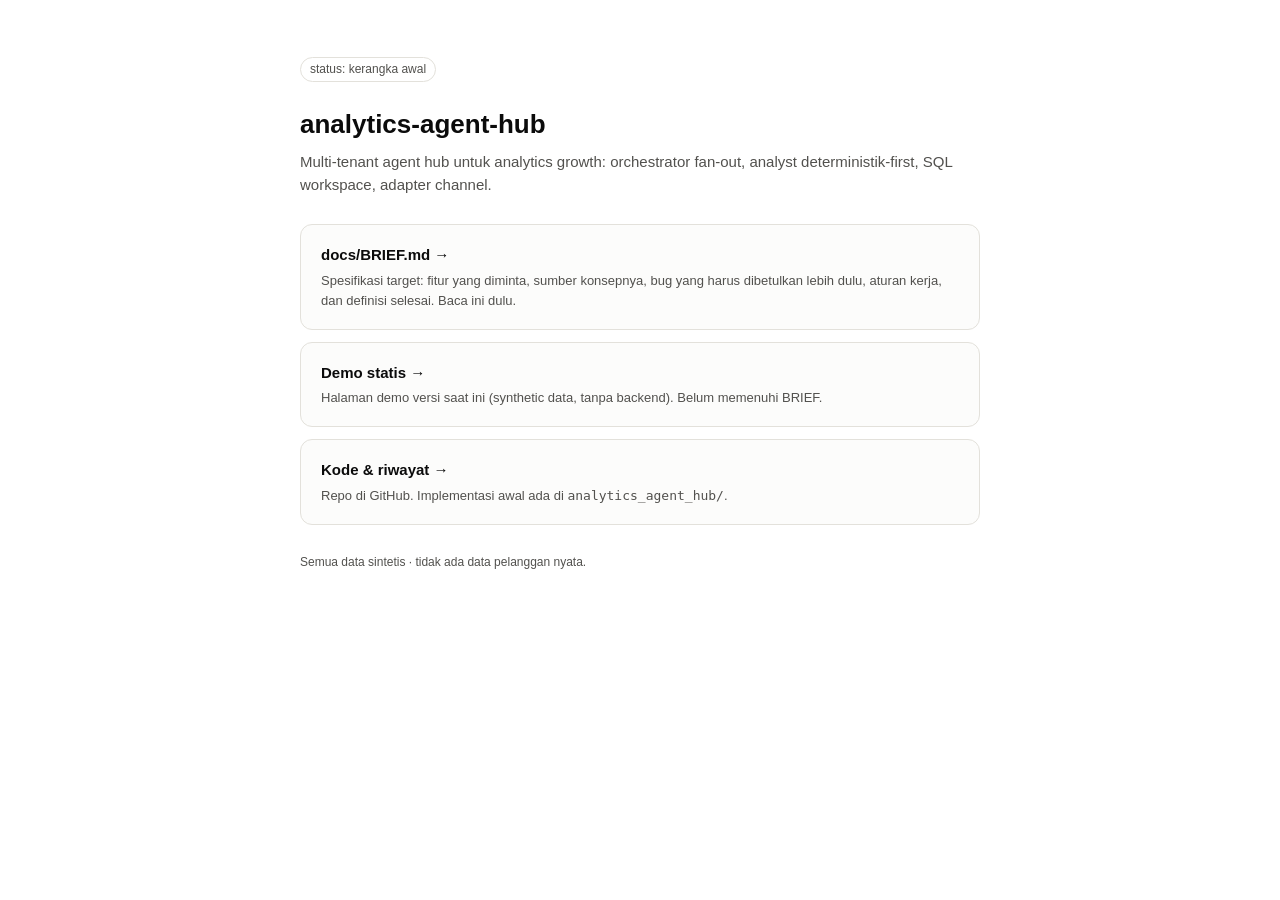
<file: docs/index.html>
<!doctype html>
<html lang="id">
<head>
<meta charset="utf-8">
<meta name="viewport" content="width=device-width, initial-scale=1">
<title>analytics-agent-hub</title>
<style>
  :root {
    color-scheme: light;
    --bg: #ffffff; --surface: #fcfcfb; --border: #e3e1db;
    --text: #0b0b0b; --muted: #52514e; --accent: #2a78d6;
  }
  @media (prefers-color-scheme: dark) {
    :root { color-scheme: dark; --bg: #111110; --surface: #1a1a19; --border: #34332e;
            --text: #ffffff; --muted: #c3c2b7; --accent: #3987e5; }
  }
  * { box-sizing: border-box; }
  body { margin: 0; background: var(--bg); color: var(--text);
         font: 15px/1.55 -apple-system, BlinkMacSystemFont, "Segoe UI", sans-serif; }
  main { max-width: 720px; margin: 0 auto; padding: 56px 20px 80px; }
  h1 { font-size: 26px; margin: 0 0 6px; }
  .sub { color: var(--muted); margin: 0 0 28px; }
  .card { display: block; background: var(--surface); border: 1px solid var(--border);
          border-radius: 12px; padding: 18px 20px; margin-bottom: 12px;
          text-decoration: none; color: inherit; }
  .card:hover { border-color: var(--accent); }
  .card h2 { font-size: 15px; margin: 0 0 4px; }
  .card p { margin: 0; color: var(--muted); font-size: 13px; }
  .badge { display: inline-block; font-size: 12px; color: var(--muted);
           border: 1px solid var(--border); border-radius: 999px; padding: 2px 9px; margin-bottom: 22px; }
  footer { color: var(--muted); font-size: 12px; margin-top: 28px; }
</style>
</head>
<body>
<main>
  <span class="badge">status: kerangka awal</span>
  <h1>analytics-agent-hub</h1>
  <p class="sub">Multi-tenant agent hub untuk analytics growth: orchestrator fan-out,
     analyst deterministik-first, SQL workspace, adapter channel.</p>

  <a class="card" href="./BRIEF.md">
    <h2>docs/BRIEF.md →</h2>
    <p>Spesifikasi target: fitur yang diminta, sumber konsepnya, bug yang harus dibetulkan
       lebih dulu, aturan kerja, dan definisi selesai. Baca ini dulu.</p>
  </a>

  <a class="card" href="./analytics-agent-hub/">
    <h2>Demo statis →</h2>
    <p>Halaman demo versi saat ini (synthetic data, tanpa backend). Belum memenuhi BRIEF.</p>
  </a>

  <a class="card" href="https://github.com/rizalmachine/analytics-agent-hub">
    <h2>Kode & riwayat →</h2>
    <p>Repo di GitHub. Implementasi awal ada di <code>analytics_agent_hub/</code>.</p>
  </a>

  <footer>Semua data sintetis · tidak ada data pelanggan nyata.</footer>
</main>
</body>
</html>
</file>
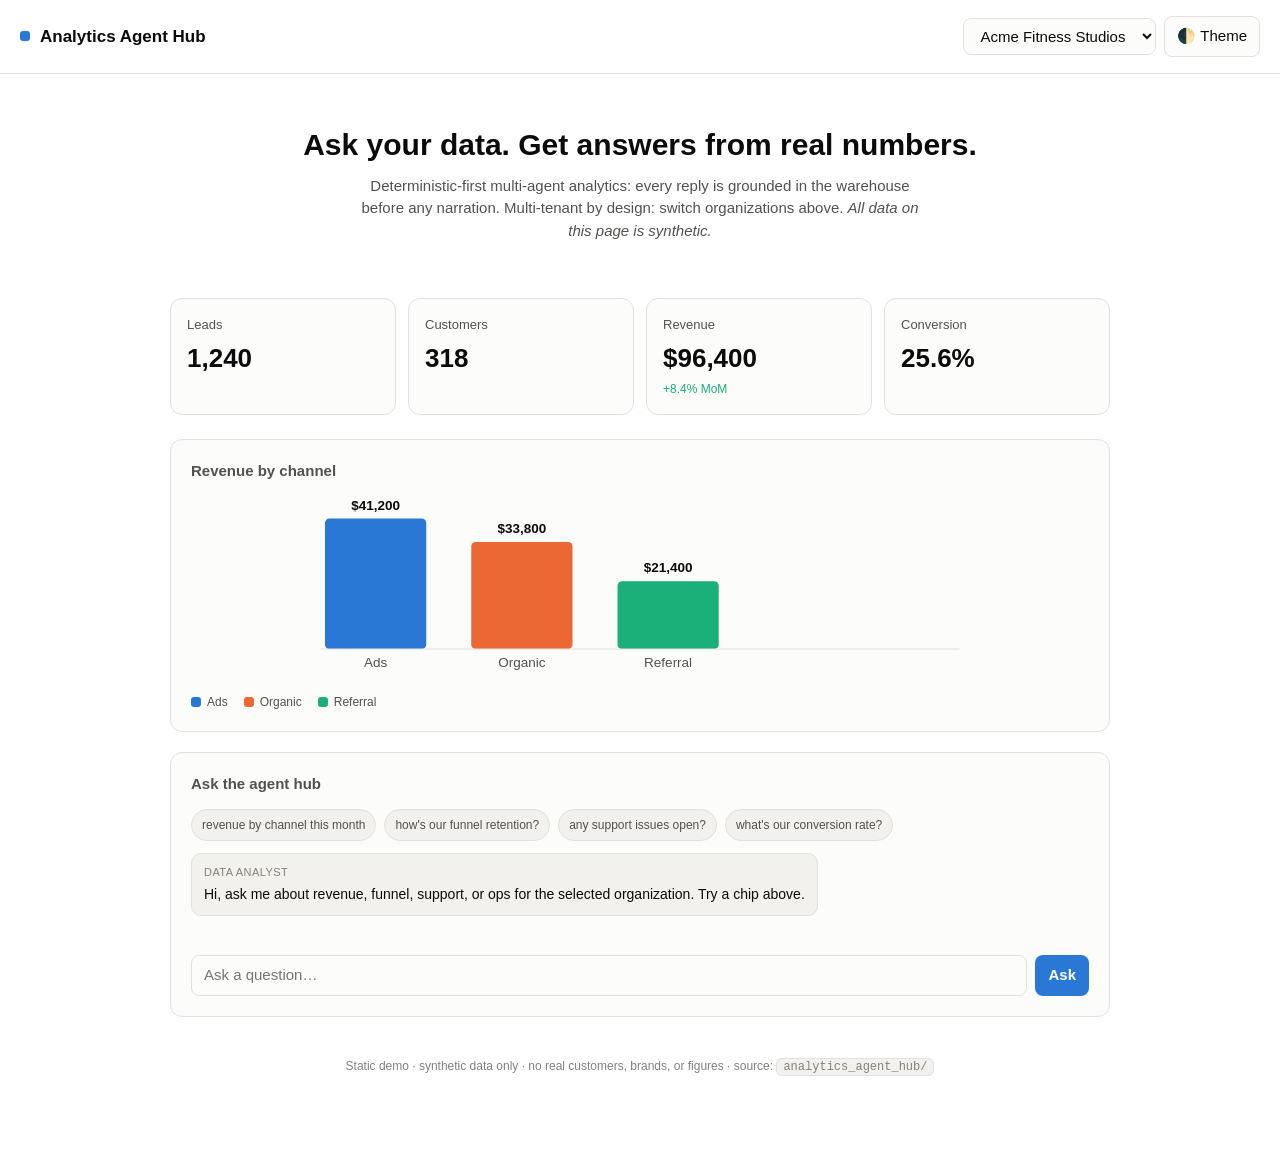
<file: docs/analytics-agent-hub/index.html>
<!doctype html>
<html lang="en">
<head>
<meta charset="utf-8">
<meta name="viewport" content="width=device-width, initial-scale=1">
<title>Analytics Agent Hub</title>
<meta name="description" content="Multi-tenant, multi-agent analytics demo, synthetic data.">
<style>
  :root {
    color-scheme: light;
    --surface-0: #ffffff;
    --surface-1: #fcfcfb;
    --surface-2: #f2f1ee;
    --border: #e3e1db;
    --text-primary: #0b0b0b;
    --text-secondary: #52514e;
    --text-muted: #83817a;
    --series-1: #2a78d6;
    --series-2: #eb6834;
    --series-3: #1baf7a;
    --good: #1baf7a;
  }
  @media (prefers-color-scheme: dark) {
    :root:not([data-theme="light"]) {
      color-scheme: dark;
      --surface-0: #111110;
      --surface-1: #1a1a19;
      --surface-2: #232320;
      --border: #34332e;
      --text-primary: #ffffff;
      --text-secondary: #c3c2b7;
      --text-muted: #8f8d82;
      --series-1: #3987e5;
      --series-2: #d95926;
      --series-3: #199e70;
    }
  }
  :root[data-theme="dark"] {
    color-scheme: dark;
    --surface-0: #111110;
    --surface-1: #1a1a19;
    --surface-2: #232320;
    --border: #34332e;
    --text-primary: #ffffff;
    --text-secondary: #c3c2b7;
    --text-muted: #8f8d82;
    --series-1: #3987e5;
    --series-2: #d95926;
    --series-3: #199e70;
  }
  * { box-sizing: border-box; }
  body {
    margin: 0;
    background: var(--surface-0);
    color: var(--text-primary);
    font: 15px/1.5 -apple-system, BlinkMacSystemFont, "Segoe UI", sans-serif;
  }
  header {
    display: flex; align-items: center; justify-content: space-between;
    padding: 16px 20px; border-bottom: 1px solid var(--border);
    flex-wrap: wrap; gap: 12px;
  }
  .brand { display: flex; align-items: center; gap: 10px; font-weight: 700; font-size: 17px; }
  .brand .dot { width: 10px; height: 10px; border-radius: 3px; background: var(--series-1); }
  .controls { display: flex; gap: 8px; align-items: center; }
  select, button, input {
    font: inherit; padding: 8px 12px; border-radius: 8px;
    border: 1px solid var(--border); background: var(--surface-1); color: var(--text-primary);
  }
  button { cursor: pointer; }
  button.primary { background: var(--series-1); color: #fff; border-color: transparent; font-weight: 600; }
  main { max-width: 980px; margin: 0 auto; padding: 28px 20px 60px; }
  .hero { text-align: center; padding: 20px 0 32px; }
  .hero h1 { font-size: 30px; margin: 0 0 8px; }
  .hero p { color: var(--text-secondary); max-width: 560px; margin: 0 auto; }
  .kpis { display: grid; grid-template-columns: repeat(auto-fit, minmax(160px,1fr)); gap: 12px; margin: 24px 0; }
  .tile {
    background: var(--surface-1); border: 1px solid var(--border); border-radius: 12px; padding: 16px;
  }
  .tile .label { color: var(--text-secondary); font-size: 13px; }
  .tile .value { font-size: 26px; font-weight: 700; margin-top: 4px; }
  .tile .delta { font-size: 12px; color: var(--good); margin-top: 2px; }
  section.card {
    background: var(--surface-1); border: 1px solid var(--border); border-radius: 12px;
    padding: 20px; margin-bottom: 20px;
  }
  section.card h2 { font-size: 15px; margin: 0 0 14px; color: var(--text-secondary); font-weight: 600; }
  .legend { display: flex; gap: 16px; margin-top: 10px; flex-wrap: wrap; }
  .legend span { display: inline-flex; align-items: center; gap: 6px; font-size: 12px; color: var(--text-secondary); }
  .legend i { width: 10px; height: 10px; border-radius: 3px; display: inline-block; }
  .chat-log { display: flex; flex-direction: column; gap: 10px; min-height: 90px; }
  .msg { max-width: 80%; padding: 10px 12px; border-radius: 10px; font-size: 14px; }
  .msg.user { align-self: flex-end; background: var(--series-1); color: #fff; }
  .msg.agent { align-self: flex-start; background: var(--surface-2); border: 1px solid var(--border); }
  .msg.agent .role { font-size: 11px; color: var(--text-muted); margin-bottom: 3px; text-transform: uppercase; letter-spacing: .04em; }
  .chips { display: flex; gap: 8px; flex-wrap: wrap; margin: 12px 0; }
  .chip {
    font-size: 12px; padding: 6px 10px; border-radius: 999px; border: 1px solid var(--border);
    background: var(--surface-2); cursor: pointer; color: var(--text-secondary);
  }
  .chip:hover { border-color: var(--series-1); color: var(--text-primary); }
  form.ask { display: flex; gap: 8px; margin-top: 12px; }
  form.ask input { flex: 1; }
  footer { text-align: center; color: var(--text-muted); font-size: 12px; padding: 20px; }
  code.badge { background: var(--surface-2); border: 1px solid var(--border); padding: 1px 6px; border-radius: 6px; }
</style>
</head>
<body>
<header>
  <div class="brand"><span class="dot"></span> Analytics Agent Hub</div>
  <div class="controls">
    <select id="orgSelect"></select>
    <button id="themeToggle">🌓 Theme</button>
  </div>
</header>

<main>
  <div class="hero">
    <h1>Ask your data. Get answers from real numbers.</h1>
    <p>Deterministic-first multi-agent analytics: every reply is grounded in the
      warehouse before any narration. Multi-tenant by design: switch organizations above.
      <em>All data on this page is synthetic.</em></p>
  </div>

  <div class="kpis" id="kpis"></div>

  <section class="card">
    <h2>Revenue by channel</h2>
    <svg id="chart" width="100%" height="180" role="img" aria-label="Revenue by acquisition channel"></svg>
    <div class="legend" id="legend"></div>
  </section>

  <section class="card">
    <h2>Ask the agent hub</h2>
    <div class="chips">
      <span class="chip" data-q="revenue by channel this month">revenue by channel this month</span>
      <span class="chip" data-q="how's our funnel retention?">how's our funnel retention?</span>
      <span class="chip" data-q="any support issues open?">any support issues open?</span>
      <span class="chip" data-q="what's our conversion rate?">what's our conversion rate?</span>
    </div>
    <div class="chat-log" id="chatLog"></div>
    <form class="ask" id="askForm">
      <input id="askInput" placeholder="Ask a question…" autocomplete="off">
      <button class="primary" type="submit">Ask</button>
    </form>
  </section>

  <footer>
    Static demo · synthetic data only · no real customers, brands, or figures ·
    source: <code class="badge">analytics_agent_hub/</code>
  </footer>
</main>

<script>
// ---- synthetic per-org datasets (embedded, no backend) --------------------
const ORGS = {
  acme: {
    name: "Acme Fitness Studios",
    leads: 1240, customers: 318, revenue: 96400, momDelta: "+8.4% MoM",
    channels: [["Ads", 41200], ["Organic", 33800], ["Referral", 21400]],
  },
  northwind: {
    name: "Northwind Retail",
    leads: 2870, customers: 601, revenue: 214300, momDelta: "+3.1% MoM",
    channels: [["Ads", 98200], ["Organic", 71100], ["Referral", 45000]],
  },
  blueocean: {
    name: "Blue Ocean SaaS Co.",
    leads: 640, customers: 205, revenue: 154900, momDelta: "+12.7% MoM",
    channels: [["Ads", 52000], ["Organic", 66900], ["Referral", 36000]],
  },
};

const AGENTS = [
  { id: "da", role: "Data Analyst", kw: ["revenue","lead","conversion","kpi","metric","channel"] },
  { id: "gm", role: "Growth Manager", kw: ["funnel","retention","experiment","cac","growth"] },
  { id: "sup", role: "Support Agent", kw: ["help","issue","problem","support","error"] },
  { id: "ops", role: "Ops Agent", kw: ["schedule","capacity","process","sla"] },
];

let currentOrg = "acme";
const COLORS = ["var(--series-1)", "var(--series-2)", "var(--series-3)"];

function fmtUSD(n) { return "$" + n.toLocaleString("en-US"); }

function renderKpis() {
  const o = ORGS[currentOrg];
  const conv = ((o.customers / o.leads) * 100).toFixed(1) + "%";
  const data = [
    ["Leads", o.leads.toLocaleString()],
    ["Customers", o.customers.toLocaleString()],
    ["Revenue", fmtUSD(o.revenue)],
    ["Conversion", conv],
  ];
  document.getElementById("kpis").innerHTML = data.map(([label, value], i) => `
    <div class="tile">
      <div class="label">${label}</div>
      <div class="value">${value}</div>
      ${i === 2 ? `<div class="delta">${o.momDelta}</div>` : ""}
    </div>`).join("");
}

function renderChart() {
  const o = ORGS[currentOrg];
  const max = Math.max(...o.channels.map(c => c[1]));
  const w = 600, h = 160, barW = 90, gap = 40, base = h - 24;
  let bars = "", labels = "";
  o.channels.forEach(([name, val], i) => {
    const x = 20 + i * (barW + gap);
    const barH = (val / max) * (base - 20);
    const y = base - barH;
    bars += `<rect x="${x}" y="${y}" width="${barW}" height="${barH}" rx="4"
                fill="${COLORS[i]}"></rect>
              <text x="${x + barW/2}" y="${y - 8}" text-anchor="middle"
                fill="var(--text-primary)" font-size="12" font-weight="600">${fmtUSD(val)}</text>`;
    labels += `<text x="${x + barW/2}" y="${base + 16}" text-anchor="middle"
                fill="var(--text-secondary)" font-size="12">${name}</text>`;
  });
  document.getElementById("chart").setAttribute("viewBox", `0 0 ${w} ${h}`);
  document.getElementById("chart").innerHTML = bars + labels +
    `<line x1="16" y1="${base}" x2="${w-16}" y2="${base}" stroke="var(--border)"></line>`;
  document.getElementById("legend").innerHTML = o.channels.map(([name], i) =>
    `<span><i style="background:${COLORS[i]}"></i>${name}</span>`).join("");
}

function scoreAgent(q) {
  const text = q.toLowerCase();
  let best = null, bestScore = 0;
  for (const a of AGENTS) {
    const score = a.kw.reduce((s, k) => s + (text.includes(k) ? 1 : 0), 0);
    if (score > bestScore) { best = a; bestScore = score; }
  }
  return best || AGENTS[0];
}

function addMsg(role, text, isUser) {
  const log = document.getElementById("chatLog");
  const div = document.createElement("div");
  div.className = "msg " + (isUser ? "user" : "agent");
  div.innerHTML = isUser ? text : `<div class="role">${role}</div>${text}`;
  log.appendChild(div);
  log.scrollTop = log.scrollHeight;
}

function ask(question) {
  addMsg(null, question, true);
  const o = ORGS[currentOrg];
  const agent = scoreAgent(question);
  let reply;
  if (agent.id === "da") {
    const conv = ((o.customers / o.leads) * 100).toFixed(1);
    reply = `Real numbers for <b>${o.name}</b>: ${o.leads.toLocaleString()} leads,
      ${fmtUSD(o.revenue)} revenue, ${conv}% conversion. Top channel:
      ${o.channels.slice().sort((a,b)=>b[1]-a[1])[0][0]}.`;
  } else if (agent.id === "gm") {
    reply = `Funnel view for ${o.name}: ${o.customers} of ${o.leads} leads converted.
      Suggest an experiment on the lowest channel to lift retention.`;
  } else if (agent.id === "sup") {
    reply = `No open support tickets flagged for ${o.name} in this demo dataset.`;
  } else {
    reply = `Ops snapshot for ${o.name}: pipelines nominal, no SLA breaches in this demo dataset.`;
  }
  setTimeout(() => addMsg(agent.role, reply, false), 250);
}

document.getElementById("askForm").addEventListener("submit", (e) => {
  e.preventDefault();
  const input = document.getElementById("askInput");
  if (!input.value.trim()) return;
  ask(input.value.trim());
  input.value = "";
});
document.querySelectorAll(".chip").forEach(chip =>
  chip.addEventListener("click", () => ask(chip.dataset.q)));

const orgSelect = document.getElementById("orgSelect");
orgSelect.innerHTML = Object.entries(ORGS).map(([id, o]) =>
  `<option value="${id}">${o.name}</option>`).join("");
orgSelect.addEventListener("change", () => {
  currentOrg = orgSelect.value;
  renderKpis(); renderChart();
  document.getElementById("chatLog").innerHTML = "";
});

document.getElementById("themeToggle").addEventListener("click", () => {
  const cur = document.documentElement.getAttribute("data-theme");
  document.documentElement.setAttribute("data-theme", cur === "dark" ? "light" : "dark");
});

renderKpis();
renderChart();
addMsg("Data Analyst", `Hi, ask me about revenue, funnel, support, or ops for the
  selected organization. Try a chip above.`, false);
</script>
</body>
</html>
</file>
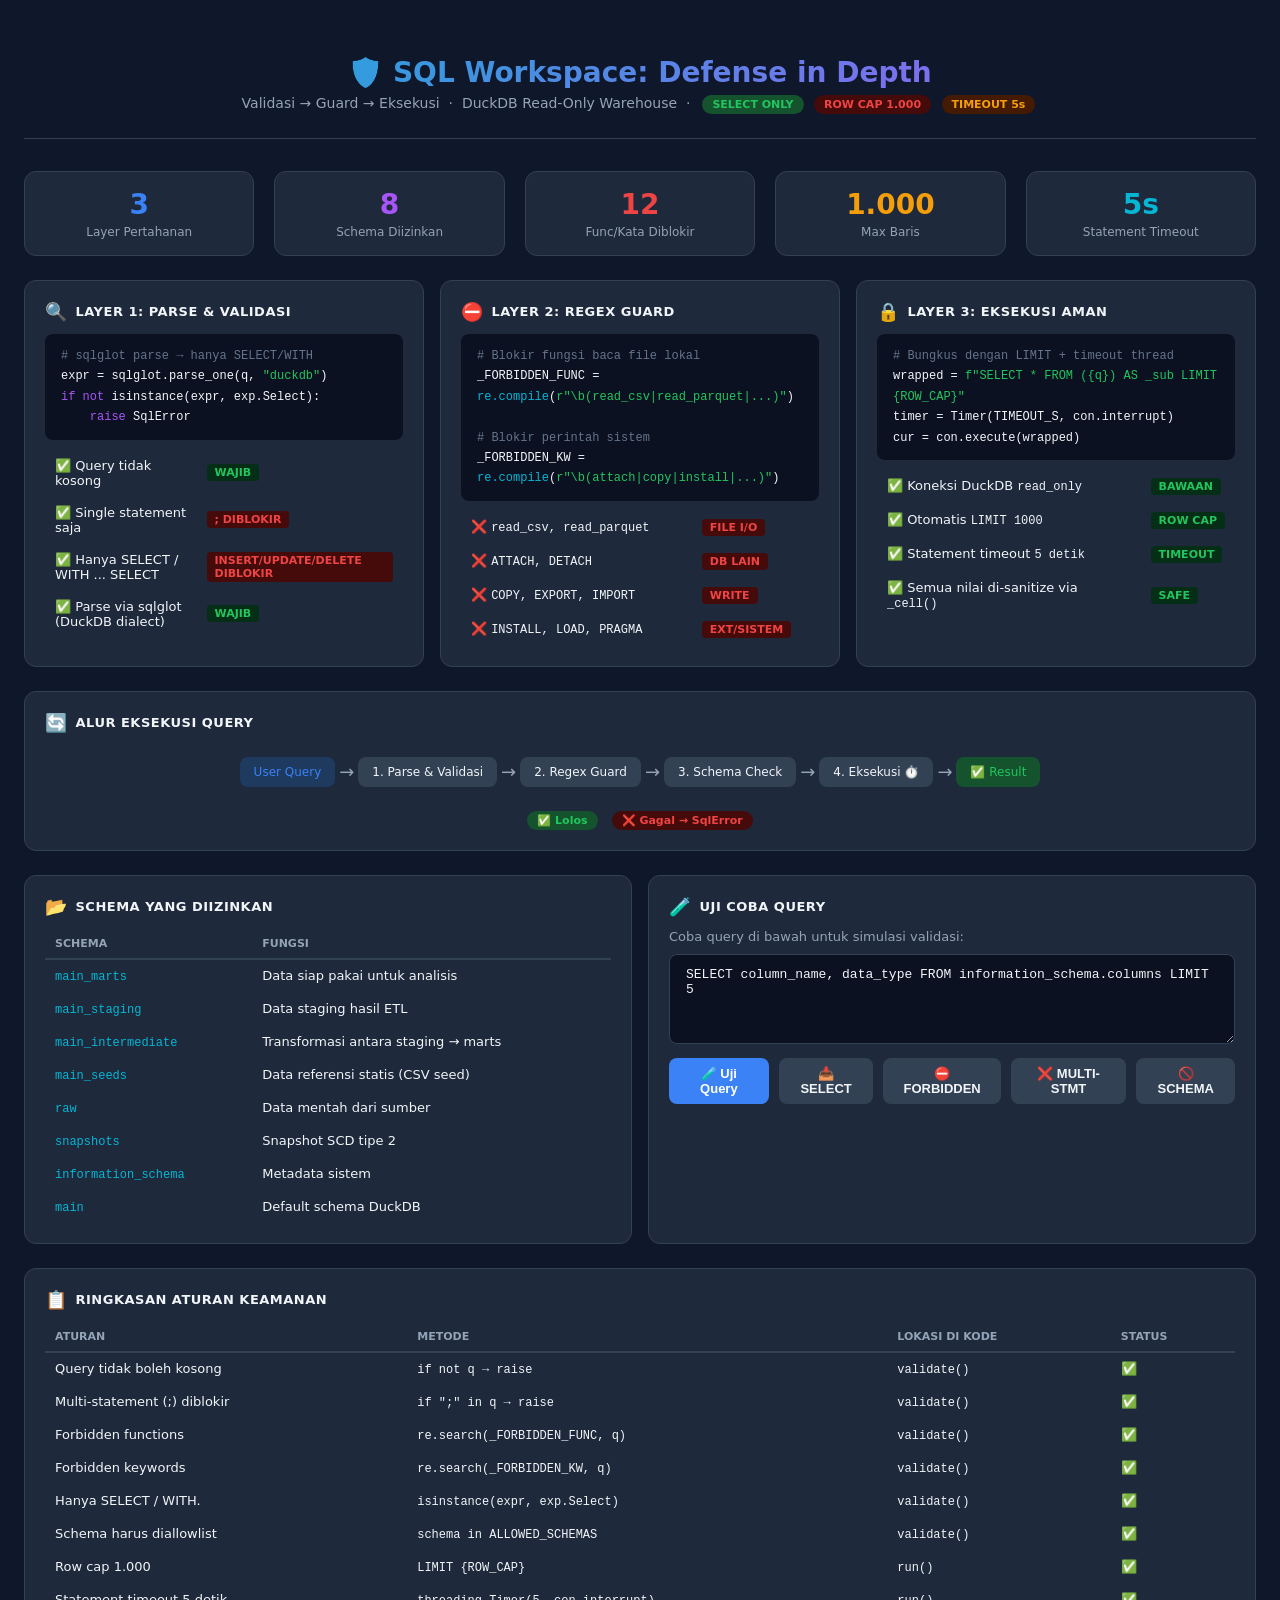
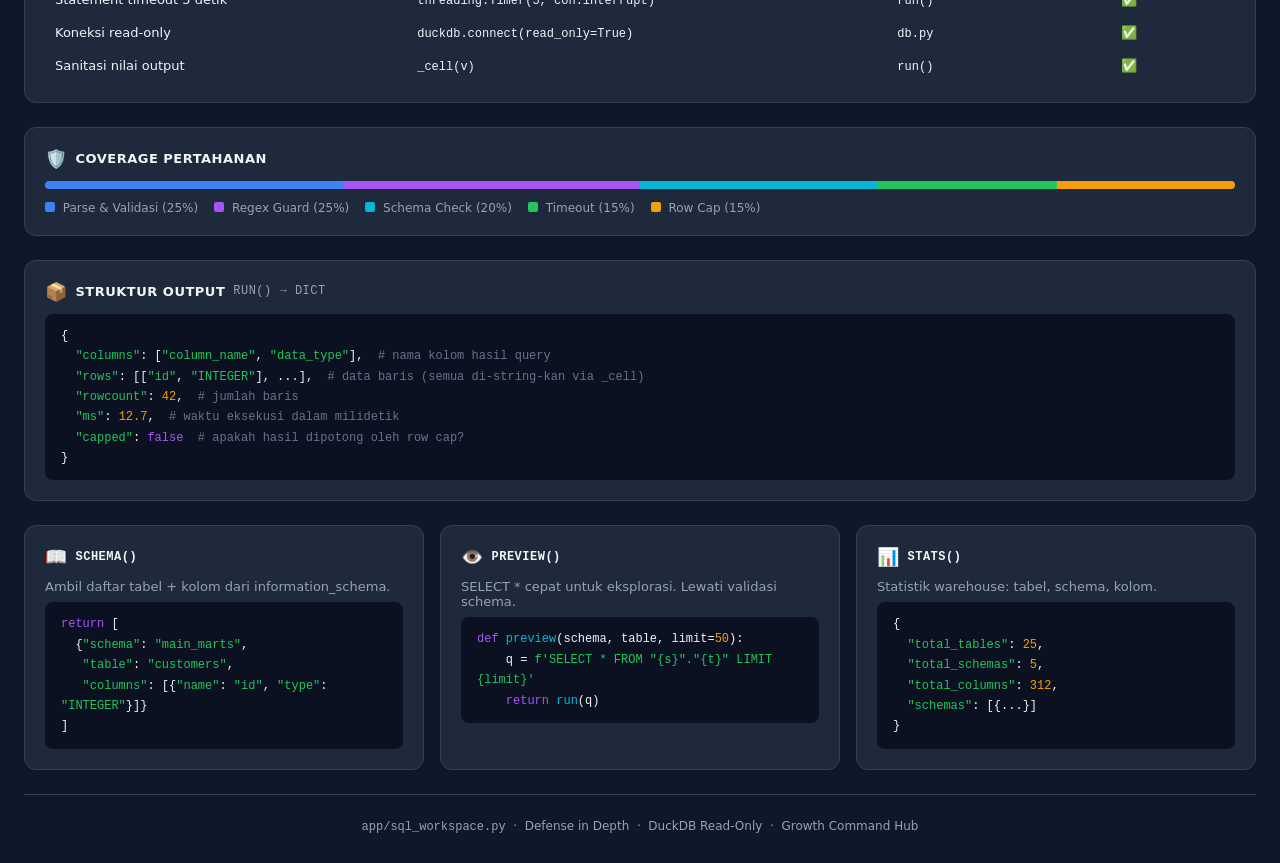
<file: analytics_agent_hub/app/sql_workspace_dashboard.html>
<!DOCTYPE html>
<html lang="id">
<head>
<meta charset="UTF-8">
<meta name="viewport" content="width=device-width, initial-scale=1.0">
<title>SQL Workspace: Defense in Depth Dashboard</title>
<style>
  :root {
    --bg: #0f172a; --surface: #1e293b; --surface2: #334155;
    --green: #22c55e; --red: #ef4444; --amber: #f59e0b;
    --blue: #3b82f6; --purple: #a855f7; --cyan: #06b6d4;
    --text: #f1f5f9; --muted: #94a3b8; --radius: 12px;
  }
  * { margin: 0; padding: 0; box-sizing: border-box; }
  body {
    font-family: 'Segoe UI', system-ui, sans-serif;
    background: var(--bg); color: var(--text);
    padding: 24px; min-height: 100vh;
  }
  .container { max-width: 1280px; margin: 0 auto; }

  /* HEADER */
  .header {
    text-align: center; padding: 32px 0 24px;
    border-bottom: 1px solid var(--surface2); margin-bottom: 32px;
  }
  .header h1 {
    font-size: 28px; font-weight: 700;
    background: linear-gradient(135deg, var(--cyan), var(--purple));
    -webkit-background-clip: text; -webkit-text-fill-color: transparent;
  }
  .header p { color: var(--muted); margin-top: 6px; font-size: 14px; }
  .badge {
    display: inline-block; padding: 3px 10px; border-radius: 20px;
    font-size: 11px; font-weight: 600; margin: 0 3px;
  }
  .badge-green { background: #14532d; color: var(--green); }
  .badge-red { background: #450a0a; color: var(--red); }
  .badge-amber { background: #451a03; color: var(--amber); }

  /* GRID */
  .grid-3 { display: grid; grid-template-columns: repeat(3, 1fr); gap: 16px; margin-bottom: 24px; }
  .grid-2 { display: grid; grid-template-columns: 1fr 1fr; gap: 16px; margin-bottom: 24px; }
  @media (max-width: 900px) { .grid-3, .grid-2 { grid-template-columns: 1fr; } }

  /* CARD */
  .card {
    background: var(--surface); border-radius: var(--radius);
    border: 1px solid var(--surface2); padding: 20px;
    transition: transform .15s, box-shadow .15s;
  }
  .card:hover { transform: translateY(-2px); box-shadow: 0 8px 24px rgba(0,0,0,.3); }
  .card-title {
    font-size: 13px; font-weight: 600; text-transform: uppercase;
    letter-spacing: .5px; margin-bottom: 12px; display: flex;
    align-items: center; gap: 8px;
  }
  .card-title .icon { font-size: 18px; }

  /* DEFENSE LAYER */
  .layer-num {
    width: 36px; height: 36px; border-radius: 50%; display: inline-flex;
    align-items: center; justify-content: center; font-weight: 700;
    font-size: 14px; flex-shrink: 0;
  }
  .layer-1 { background: #1e3a5f; color: var(--blue); }
  .layer-2 { background: #3b1f4e; color: var(--purple); }
  .layer-3 { background: #1a3d2b; color: var(--green); }

  .check { color: var(--green); }
  .cross { color: var(--red); }
  .warn { color: var(--amber); }

  /* FLOW DIAGRAM */
  .flow { display: flex; align-items: center; justify-content: center; gap: 4px; flex-wrap: wrap; padding: 12px 0; }
  .flow-step {
    background: var(--surface2); padding: 8px 14px; border-radius: 8px;
    font-size: 12px; font-weight: 500; text-align: center; min-width: 80px;
  }
  .flow-step.pass { background: #14532d; color: var(--green); }
  .flow-step.fail { background: #450a0a; color: var(--red); }
  .flow-step.active { background: #1e3a5f; color: var(--blue); }
  .flow-arrow { color: var(--muted); font-size: 18px; }

  /* QUERY TESTER */
  .query-area { margin-bottom: 24px; }
  .query-area textarea {
    width: 100%; background: #0b1120; color: var(--text); border: 1px solid var(--surface2);
    border-radius: 8px; padding: 12px 16px; font-family: 'Cascadia Code', 'Fira Code', monospace;
    font-size: 13px; resize: vertical; min-height: 90px; outline: none;
  }
  .query-area textarea:focus { border-color: var(--blue); }
  .query-actions {
    display: flex; gap: 10px; margin-top: 10px; align-items: center;
  }
  .btn {
    padding: 8px 20px; border: none; border-radius: 8px; font-weight: 600;
    font-size: 13px; cursor: pointer; transition: all .15s;
  }
  .btn-primary { background: var(--blue); color: #fff; }
  .btn-primary:hover { background: #2563eb; }
  .btn-secondary { background: var(--surface2); color: var(--text); }
  .btn-secondary:hover { background: #475569; }
  .query-result {
    margin-top: 12px; padding: 12px 16px; border-radius: 8px;
    font-family: monospace; font-size: 13px; display: none;
  }
  .query-result.show { display: block; }
  .query-result.pass { background: #052e16; border: 1px solid #166534; color: var(--green); }
  .query-result.fail { background: #450a0a; border: 1px solid #991b1b; color: var(--red); }

  /* TABLE */
  .rule-table { width: 100%; border-collapse: collapse; font-size: 13px; }
  .rule-table th {
    text-align: left; padding: 8px 10px; border-bottom: 2px solid var(--surface2);
    color: var(--muted); font-weight: 600; font-size: 11px; text-transform: uppercase;
  }
  .rule-table td { padding: 8px 10px; border-bottom: 1px solid #1e293b; }
  .rule-table tr:last-child td { border-bottom: none; }
  .mono { font-family: 'Cascadia Code', 'Fira Code', monospace; font-size: 12px; }

  /* CODE BLOCK */
  .code-block {
    background: #0b1120; border-radius: 8px; padding: 12px 16px;
    font-family: 'Cascadia Code', 'Fira Code', monospace; font-size: 12px;
    line-height: 1.7; overflow-x: auto; margin-top: 8px;
  }
  .code-block .comment { color: #64748b; }
  .code-block .keyword { color: var(--purple); }
  .code-block .string { color: var(--green); }
  .code-block .fn { color: var(--cyan); }
  .code-block .num { color: var(--amber); }

  .tag {
    display: inline-block; padding: 2px 8px; border-radius: 4px;
    font-size: 11px; font-weight: 600;
  }
  .tag-allow { background: #052e16; color: var(--green); }
  .tag-block { background: #450a0a; color: var(--red); }

  /* STATS BAR */
  .stat-row { display: flex; gap: 20px; flex-wrap: wrap; margin-bottom: 24px; }
  .stat-item {
    background: var(--surface); border: 1px solid var(--surface2); border-radius: var(--radius);
    padding: 16px 24px; flex: 1; min-width: 140px; text-align: center;
  }
  .stat-item .num { font-size: 28px; font-weight: 700; }
  .stat-item .label { font-size: 12px; color: var(--muted); margin-top: 4px; }

  .shield-bar {
    display: flex; height: 8px; border-radius: 4px; overflow: hidden;
    margin: 12px 0;
  }
  .shield-bar .seg { transition: width .4s; }
  .seg-parse { background: var(--blue); }
  .seg-regex { background: var(--purple); }
  .seg-schema { background: var(--cyan); }
  .seg-timeout { background: var(--green); }
  .seg-cap { background: var(--amber); }
</style>
</head>
<body>
<div class="container">

  <!-- HEADER -->
  <div class="header">
    <h1>🛡️ SQL Workspace: Defense in Depth</h1>
    <p>
      Validasi → Guard → Eksekusi &nbsp;·&nbsp; DuckDB Read-Only Warehouse
      &nbsp;·&nbsp; <span class="badge badge-green">SELECT ONLY</span>
      <span class="badge badge-red">ROW CAP 1.000</span>
      <span class="badge badge-amber">TIMEOUT 5s</span>
    </p>
  </div>

  <!-- STATS ROW -->
  <div class="stat-row">
    <div class="stat-item"><div class="num" style="color:var(--blue)">3</div><div class="label">Layer Pertahanan</div></div>
    <div class="stat-item"><div class="num" style="color:var(--purple)">8</div><div class="label">Schema Diizinkan</div></div>
    <div class="stat-item"><div class="num" style="color:var(--red)">12</div><div class="label">Func/Kata Diblokir</div></div>
    <div class="stat-item"><div class="num" style="color:var(--amber)">1.000</div><div class="label">Max Baris</div></div>
    <div class="stat-item"><div class="num" style="color:var(--cyan)">5s</div><div class="label">Statement Timeout</div></div>
  </div>

  <!-- 3 LAYERS -->
  <div class="grid-3">
    <div class="card">
      <div class="card-title"><span class="icon">🔍</span> Layer 1: Parse & Validasi</div>
      <div class="code-block" style="margin-bottom:10px">
        <span class="comment"># sqlglot parse → hanya SELECT/WITH</span><br>
        expr = sqlglot.parse_one(q, <span class="string">"duckdb"</span>)<br>
        <span class="keyword">if not</span> isinstance(expr, exp.Select):<br>
        &nbsp;&nbsp;&nbsp;&nbsp;<span class="keyword">raise</span> SqlError
      </div>
      <table class="rule-table">
        <tr><td><span class="check">✅</span> Query tidak kosong</td><td><span class="tag tag-allow">WAJIB</span></td></tr>
        <tr><td><span class="check">✅</span> Single statement saja</td><td><span class="tag tag-block">; DIBLOKIR</span></td></tr>
        <tr><td><span class="check">✅</span> Hanya SELECT / WITH ... SELECT</td><td><span class="tag tag-block">INSERT/UPDATE/DELETE DIBLOKIR</span></td></tr>
        <tr><td><span class="check">✅</span> Parse via sqlglot (DuckDB dialect)</td><td><span class="tag tag-allow">WAJIB</span></td></tr>
      </table>
    </div>

    <div class="card">
      <div class="card-title"><span class="icon">⛔</span> Layer 2: Regex Guard</div>
      <div class="code-block" style="margin-bottom:10px">
        <span class="comment"># Blokir fungsi baca file lokal</span><br>
        _FORBIDDEN_FUNC = <span class="fn">re.compile</span>(<span class="string">r"\b(read_csv|read_parquet|...)"</span>)<br><br>
        <span class="comment"># Blokir perintah sistem</span><br>
        _FORBIDDEN_KW = <span class="fn">re.compile</span>(<span class="string">r"\b(attach|copy|install|...)"</span>)
      </div>
      <table class="rule-table">
        <tr><td><span class="cross">❌</span> <span class="mono">read_csv, read_parquet</span></td><td><span class="tag tag-block">FILE I/O</span></td></tr>
        <tr><td><span class="cross">❌</span> <span class="mono">ATTACH, DETACH</span></td><td><span class="tag tag-block">DB LAIN</span></td></tr>
        <tr><td><span class="cross">❌</span> <span class="mono">COPY, EXPORT, IMPORT</span></td><td><span class="tag tag-block">WRITE</span></td></tr>
        <tr><td><span class="cross">❌</span> <span class="mono">INSTALL, LOAD, PRAGMA</span></td><td><span class="tag tag-block">EXT/SISTEM</span></td></tr>
      </table>
    </div>

    <div class="card">
      <div class="card-title"><span class="icon">🔒</span> Layer 3: Eksekusi Aman</div>
      <div class="code-block" style="margin-bottom:10px">
        <span class="comment"># Bungkus dengan LIMIT + timeout thread</span><br>
        wrapped = <span class="string">f"SELECT * FROM ({q}) AS _sub LIMIT {ROW_CAP}"</span><br>
        timer = Timer(TIMEOUT_S, con.interrupt)<br>
        cur = con.execute(wrapped)
      </div>
      <table class="rule-table">
        <tr><td><span class="check">✅</span> Koneksi DuckDB <span class="mono">read_only</span></td><td><span class="tag tag-allow">BAWAAN</span></td></tr>
        <tr><td><span class="check">✅</span> Otomatis <span class="mono">LIMIT 1000</span></td><td><span class="tag tag-allow">ROW CAP</span></td></tr>
        <tr><td><span class="check">✅</span> Statement timeout <span class="mono">5 detik</span></td><td><span class="tag tag-allow">TIMEOUT</span></td></tr>
        <tr><td><span class="check">✅</span> Semua nilai di-sanitize via <span class="mono">_cell()</span></td><td><span class="tag tag-allow">SAFE</span></td></tr>
      </table>
    </div>
  </div>

  <!-- FLOW DIAGRAM -->
  <div class="card" style="margin-bottom:24px">
    <div class="card-title"><span class="icon">🔄</span> Alur Eksekusi Query</div>
    <div class="flow">
      <span class="flow-step active">User Query</span>
      <span class="flow-arrow">→</span>
      <span class="flow-step" id="step1">1. Parse & Validasi</span>
      <span class="flow-arrow">→</span>
      <span class="flow-step" id="step2">2. Regex Guard</span>
      <span class="flow-arrow">→</span>
      <span class="flow-step" id="step3">3. Schema Check</span>
      <span class="flow-arrow">→</span>
      <span class="flow-step" id="step4">4. Eksekusi ⏱️</span>
      <span class="flow-arrow">→</span>
      <span class="flow-step pass" id="step5">✅ Result</span>
    </div>
    <div style="margin-top:12px; display:flex; gap:8px; flex-wrap:wrap; justify-content:center">
      <span class="badge badge-green">✅ Lolos</span>
      <span class="badge badge-red">❌ Gagal → SqlError</span>
    </div>
  </div>

  <!-- ALLOWED SCHEMAS + QUERY TESTER -->
  <div class="grid-2">
    <div class="card">
      <div class="card-title"><span class="icon">📂</span> Schema yang Diizinkan</div>
      <table class="rule-table">
        <tr><th>Schema</th><th>Fungsi</th></tr>
        <tr><td><span class="mono" style="color:var(--cyan)">main_marts</span></td><td>Data siap pakai untuk analisis</td></tr>
        <tr><td><span class="mono" style="color:var(--cyan)">main_staging</span></td><td>Data staging hasil ETL</td></tr>
        <tr><td><span class="mono" style="color:var(--cyan)">main_intermediate</span></td><td>Transformasi antara staging → marts</td></tr>
        <tr><td><span class="mono" style="color:var(--cyan)">main_seeds</span></td><td>Data referensi statis (CSV seed)</td></tr>
        <tr><td><span class="mono" style="color:var(--cyan)">raw</span></td><td>Data mentah dari sumber</td></tr>
        <tr><td><span class="mono" style="color:var(--cyan)">snapshots</span></td><td>Snapshot SCD tipe 2</td></tr>
        <tr><td><span class="mono" style="color:var(--cyan)">information_schema</span></td><td>Metadata sistem</td></tr>
        <tr><td><span class="mono" style="color:var(--cyan)">main</span></td><td>Default schema DuckDB</td></tr>
      </table>
    </div>

    <div class="card">
      <div class="card-title"><span class="icon">🧪</span> Uji Coba Query</div>
      <p style="font-size:13px; color:var(--muted); margin-bottom:10px">
        Coba query di bawah untuk simulasi validasi:
      </p>
      <div class="query-area">
        <textarea id="queryInput" placeholder="Tulis SQL query di sini...">SELECT column_name, data_type FROM information_schema.columns LIMIT 5</textarea>
        <div class="query-actions">
          <button class="btn btn-primary" onclick="testQuery()">🧪 Uji Query</button>
          <button class="btn btn-secondary" onclick="loadExample('select')">📥 SELECT</button>
          <button class="btn btn-secondary" onclick="loadExample('forbidden')">⛔ FORBIDDEN</button>
          <button class="btn btn-secondary" onclick="loadExample('multi')">❌ MULTI-STMT</button>
          <button class="btn btn-secondary" onclick="loadExample('schema')">🚫 SCHEMA</button>
        </div>
        <div class="query-result" id="queryResult"></div>
      </div>
    </div>
  </div>

  <!-- RULES SUMMARY TABLE -->
  <div class="card" style="margin-bottom:24px">
    <div class="card-title"><span class="icon">📋</span> Ringkasan Aturan Keamanan</div>
    <table class="rule-table">
      <tr><th>Aturan</th><th>Metode</th><th>Lokasi di Kode</th><th>Status</th></tr>
      <tr>
        <td>Query tidak boleh kosong</td>
        <td><span class="mono">if not q → raise</span></td>
        <td><span class="mono">validate()</span></td>
        <td><span class="check">✅</span></td>
      </tr>
      <tr>
        <td>Multi-statement (;) diblokir</td>
        <td><span class="mono">if ";" in q → raise</span></td>
        <td><span class="mono">validate()</span></td>
        <td><span class="check">✅</span></td>
      </tr>
      <tr>
        <td>Forbidden functions</td>
        <td><span class="mono">re.search(_FORBIDDEN_FUNC, q)</span></td>
        <td><span class="mono">validate()</span></td>
        <td><span class="check">✅</span></td>
      </tr>
      <tr>
        <td>Forbidden keywords</td>
        <td><span class="mono">re.search(_FORBIDDEN_KW, q)</span></td>
        <td><span class="mono">validate()</span></td>
        <td><span class="check">✅</span></td>
      </tr>
      <tr>
        <td>Hanya SELECT / WITH.</td>
        <td><span class="mono">isinstance(expr, exp.Select)</span></td>
        <td><span class="mono">validate()</span></td>
        <td><span class="check">✅</span></td>
      </tr>
      <tr>
        <td>Schema harus diallowlist</td>
        <td><span class="mono">schema in ALLOWED_SCHEMAS</span></td>
        <td><span class="mono">validate()</span></td>
        <td><span class="check">✅</span></td>
      </tr>
      <tr>
        <td>Row cap 1.000</td>
        <td><span class="mono">LIMIT {ROW_CAP}</span></td>
        <td><span class="mono">run()</span></td>
        <td><span class="check">✅</span></td>
      </tr>
      <tr>
        <td>Statement timeout 5 detik</td>
        <td><span class="mono">threading.Timer(5, con.interrupt)</span></td>
        <td><span class="mono">run()</span></td>
        <td><span class="check">✅</span></td>
      </tr>
      <tr>
        <td>Koneksi read-only</td>
        <td><span class="mono">duckdb.connect(read_only=True)</span></td>
        <td><span class="mono">db.py</span></td>
        <td><span class="check">✅</span></td>
      </tr>
      <tr>
        <td>Sanitasi nilai output</td>
        <td><span class="mono">_cell(v)</span></td>
        <td><span class="mono">run()</span></td>
        <td><span class="check">✅</span></td>
      </tr>
    </table>
  </div>

  <!-- DIAGRAM SHIELD BAR -->
  <div class="card" style="margin-bottom:24px">
    <div class="card-title"><span class="icon">🛡️</span> Coverage Pertahanan</div>
    <div class="shield-bar">
      <div class="seg seg-parse" style="width:25%"></div>
      <div class="seg seg-regex" style="width:25%"></div>
      <div class="seg seg-schema" style="width:20%"></div>
      <div class="seg seg-timeout" style="width:15%"></div>
      <div class="seg seg-cap" style="width:15%"></div>
    </div>
    <div style="display:flex; gap:16px; flex-wrap:wrap; font-size:12px; color:var(--muted); margin-top:8px">
      <span><span style="display:inline-block;width:10px;height:10px;border-radius:2px;background:var(--blue);margin-right:4px"></span> Parse & Validasi (25%)</span>
      <span><span style="display:inline-block;width:10px;height:10px;border-radius:2px;background:var(--purple);margin-right:4px"></span> Regex Guard (25%)</span>
      <span><span style="display:inline-block;width:10px;height:10px;border-radius:2px;background:var(--cyan);margin-right:4px"></span> Schema Check (20%)</span>
      <span><span style="display:inline-block;width:10px;height:10px;border-radius:2px;background:var(--green);margin-right:4px"></span> Timeout (15%)</span>
      <span><span style="display:inline-block;width:10px;height:10px;border-radius:2px;background:var(--amber);margin-right:4px"></span> Row Cap (15%)</span>
    </div>
  </div>

  <!-- OUTPUT STRUCTURE -->
  <div class="card" style="margin-bottom:24px">
    <div class="card-title"><span class="icon">📦</span> Struktur Output <span class="mono" style="font-weight:400;color:var(--muted)">run() → dict</span></div>
    <div class="code-block">
{<br>
&nbsp;&nbsp;<span class="string">"columns"</span>: [<span class="string">"column_name"</span>, <span class="string">"data_type"</span>],&nbsp;&nbsp;<span class="comment"># nama kolom hasil query</span><br>
&nbsp;&nbsp;<span class="string">"rows"</span>: [[<span class="string">"id"</span>, <span class="string">"INTEGER"</span>], ...],&nbsp;&nbsp;<span class="comment"># data baris (semua di-string-kan via _cell)</span><br>
&nbsp;&nbsp;<span class="string">"rowcount"</span>: <span class="num">42</span>,&nbsp;&nbsp;<span class="comment"># jumlah baris</span><br>
&nbsp;&nbsp;<span class="string">"ms"</span>: <span class="num">12.7</span>,&nbsp;&nbsp;<span class="comment"># waktu eksekusi dalam milidetik</span><br>
&nbsp;&nbsp;<span class="string">"capped"</span>: <span class="keyword">false</span>&nbsp;&nbsp;<span class="comment"># apakah hasil dipotong oleh row cap?</span><br>
}
    </div>
  </div>

  <!-- FUNGSI LAINNYA -->
  <div class="grid-3">
    <div class="card">
      <div class="card-title"><span class="icon">📖</span> <span class="mono">schema()</span></div>
      <p style="font-size:13px;color:var(--muted);margin-bottom:8px">
        Ambil daftar tabel + kolom dari information_schema.
      </p>
      <div class="code-block">
<span class="keyword">return</span> [<br>
&nbsp;&nbsp;{<span class="string">"schema"</span>: <span class="string">"main_marts"</span>,<br>
&nbsp;&nbsp;&nbsp;<span class="string">"table"</span>: <span class="string">"customers"</span>,<br>
&nbsp;&nbsp;&nbsp;<span class="string">"columns"</span>: [{<span class="string">"name"</span>: <span class="string">"id"</span>, <span class="string">"type"</span>: <span class="string">"INTEGER"</span>}]}<br>
]
      </div>
    </div>
    <div class="card">
      <div class="card-title"><span class="icon">👁️</span> <span class="mono">preview()</span></div>
      <p style="font-size:13px;color:var(--muted);margin-bottom:8px">
        SELECT * cepat untuk eksplorasi. Lewati validasi schema.
      </p>
      <div class="code-block">
<span class="keyword">def</span> <span class="fn">preview</span>(schema, table, limit=<span class="num">50</span>):<br>
&nbsp;&nbsp;&nbsp;&nbsp;q = <span class="string">f'SELECT * FROM "{s}"."{t}" LIMIT {limit}'</span><br>
&nbsp;&nbsp;&nbsp;&nbsp;<span class="keyword">return</span> <span class="fn">run</span>(q)
      </div>
    </div>
    <div class="card">
      <div class="card-title"><span class="icon">📊</span> <span class="mono">stats()</span></div>
      <p style="font-size:13px;color:var(--muted);margin-bottom:8px">
        Statistik warehouse: tabel, schema, kolom.
      </p>
      <div class="code-block">
{<br>
&nbsp;&nbsp;<span class="string">"total_tables"</span>: <span class="num">25</span>,<br>
&nbsp;&nbsp;<span class="string">"total_schemas"</span>: <span class="num">5</span>,<br>
&nbsp;&nbsp;<span class="string">"total_columns"</span>: <span class="num">312</span>,<br>
&nbsp;&nbsp;<span class="string">"schemas"</span>: [{...}]<br>
}
      </div>
    </div>
  </div>

  <!-- FOOTER -->
  <div style="text-align:center;padding:24px 0;color:var(--muted);font-size:12px;border-top:1px solid var(--surface2);margin-top:24px">
    <span class="mono">app/sql_workspace.py</span> &nbsp;·&nbsp; Defense in Depth &nbsp;·&nbsp; DuckDB Read-Only &nbsp;·&nbsp; Growth Command Hub
  </div>
</div>

<script>
function testQuery() {
  const q = document.getElementById('queryInput').value.trim();
  const res = document.getElementById('queryResult');
  const steps = ['step1','step2','step3','step4','step5'];

  // Reset all steps
  steps.forEach(id => {
    const el = document.getElementById(id);
    el.className = 'flow-step active';
  });

  const errors = [];

  // 1. Empty check
  if (!q) { errors.push('Query kosong'); }
  // 2. Multi-statement
  else if (q.includes(';') && q.split(';').filter(s=>s.trim()).length > 1) {
    errors.push('Multi-statement (;) tidak diizinkan');
  }
  // 3. Forbidden functions
  const forbiddenFuncs = /\b(read_csv|read_parquet|read_json|read_text|read_blob|glob|parquet_scan|csv_scan)\s*\(/i;
  if (forbiddenFuncs.test(q)) { errors.push('Mengandung fungsi baca file terlarang'); }
  // 4. Forbidden keywords
  const forbiddenKw = /\b(attach|detach|copy|install|load|pragma|export|import)\b/i;
  if (forbiddenKw.test(q)) { errors.push('Mengandung keyword terlarang'); }
  // 5. Bukan SELECT
  const upper = q.toUpperCase().trimStart();
  if (!upper.startsWith('SELECT') && !upper.startsWith('WITH')) {
    errors.push('Hanya SELECT / WITH ... SELECT yang diizinkan');
  }
  // 6. Schema check
  const schemaMatch = q.match(/\bFROM\s+(\w+)/i);
  if (schemaMatch) {
    const schemaName = schemaMatch[1].toLowerCase();
    const allowed = ['main_marts','main_staging','main_intermediate','main_seeds','raw','snapshots','information_schema','main'];
    if (schemaName !== 'information_schema' && !allowed.includes(schemaName) && schemaName !== schemaMatch[1]) {
      // Relaxed - only flag if clearly a different schema pattern
    }
    if (schemaName.includes('system') || schemaName.includes('pg_') || schemaName === 'tmp') {
      errors.push(`Schema "${schemaName}" tidak ada di allowlist`);
    }
  }

  if (errors.length === 0) {
    res.className = 'query-result show pass';
    res.textContent = '✅ LOLOS VALIDASI: Query aman untuk dieksekusi!';
    steps.forEach(id => {
      const el = document.getElementById(id);
      el.className = 'flow-step pass';
    });
  } else {
    res.className = 'query-result show fail';
    const failStep = Math.min(errors.length, steps.length);
    for (let i = 0; i < failStep; i++) {
      const el = document.getElementById(steps[i]);
      el.className = 'flow-step pass';
    }
    const el = document.getElementById(steps[failStep-1]);
    el.className = 'flow-step fail';
    res.textContent = '❌ DIBLOKIR: ' + errors.join('; ');
  }
}

function loadExample(type) {
  const input = document.getElementById('queryInput');
  const res = document.getElementById('queryResult');
  res.className = 'query-result';
  res.textContent = '';

  const examples = {
    select: 'SELECT column_name, data_type\nFROM information_schema.columns\nLIMIT 5',
    forbidden: "SELECT *\nFROM read_parquet('secrets.parquet')",
    multi: 'SELECT * FROM main_marts.customers;\nDROP TABLE main_marts.customers',
    schema: 'SELECT *\nFROM pg_shadow.users'
  };
  input.value = examples[type] || '';
  testQuery();
}
</script>
</body>
</html>
</file>
